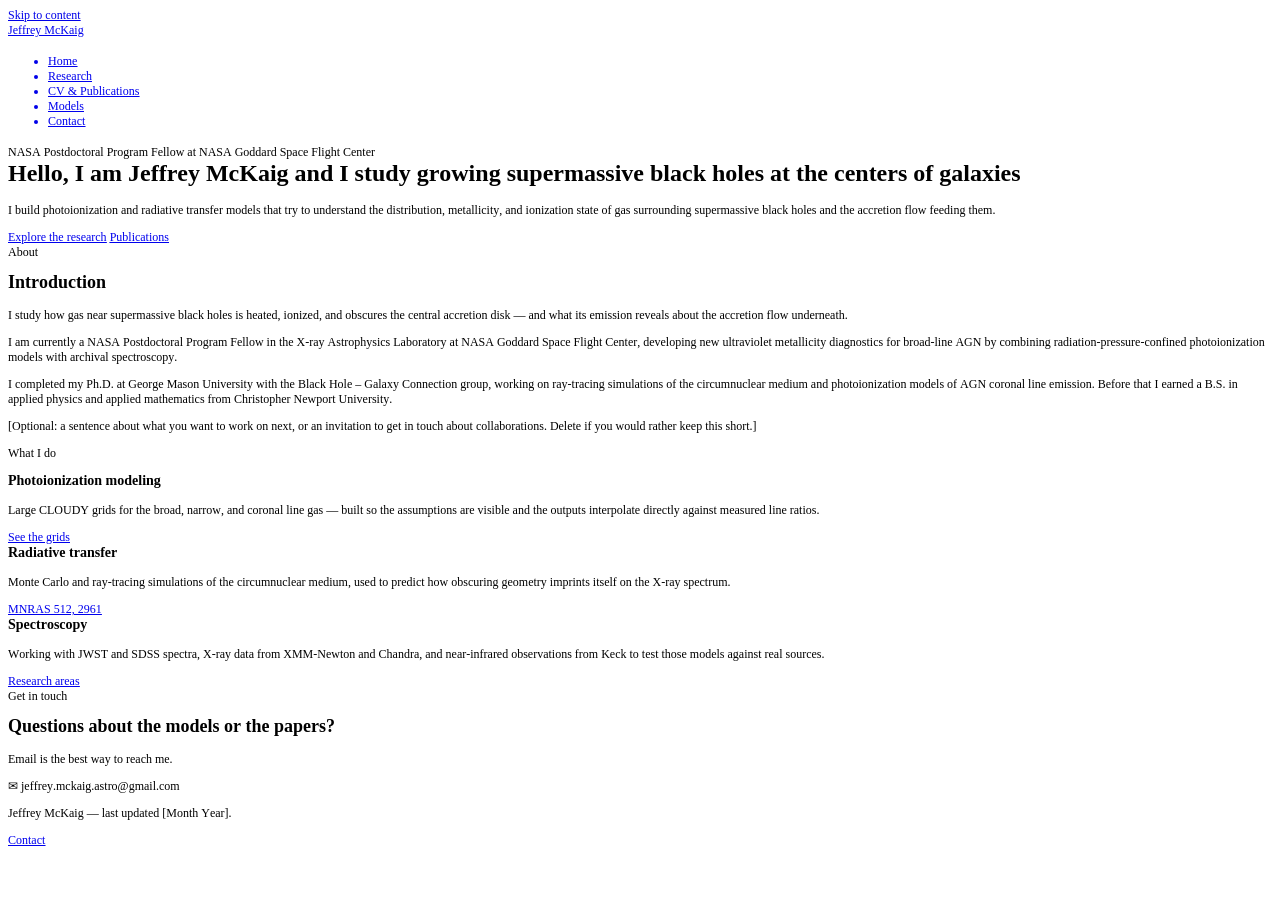
<file: index.html>
<!DOCTYPE html PUBLIC "-//W3C//DTD HTML 4.01//EN" "http://www.w3.org/TR/html4/strict.dtd">
<html>
<head>
  <meta http-equiv="Content-Type" content="text/html; charset=utf-8">
  <meta http-equiv="Content-Style-Type" content="text/css">
  <title></title>
  <meta name="Description" content="Jeffrey McKaig, NASA Postdoctoral Program Fellow at NASA Goddard Space Flight Center, studying accretion and emission-line physics in active galactic nuclei.">
  <meta name="Generator" content="Cocoa HTML Writer">
  <meta name="CocoaVersion" content="2575.7">
  <style type="text/css">
    p.p1 {margin: 0.0px 0.0px 0.0px 0.0px; font: 12.0px Times; color: #0000e9; -webkit-text-stroke: #0000e9}
    p.p2 {margin: 0.0px 0.0px 0.0px 0.0px; font: 12.0px Times; -webkit-text-stroke: #000000}
    p.p4 {margin: 0.0px 0.0px 12.0px 0.0px; font: 12.0px Times; -webkit-text-stroke: #000000}
    p.p7 {margin: 0.0px 0.0px 12.0px 0.0px; font: 12.0px Times; color: #0000e9; -webkit-text-stroke: #0000e9}
    li.li1 {margin: 0.0px 0.0px 0.0px 0.0px; font: 12.0px Times; color: #0000e9; -webkit-text-stroke: #0000e9}
    span.s1 {text-decoration: underline ; font-kerning: none}
    span.s2 {-webkit-text-stroke: 0px #000000}
    span.s3 {font-kerning: none}
    span.s4 {font-kerning: none; color: #000000; -webkit-text-stroke: 0px #000000}
    span.s5 {text-decoration: underline ; font-kerning: none; -webkit-text-stroke: 0px #0000e9}
    span.s6 {font: 12.0px Menlo; font-kerning: none}
    ul.ul1 {list-style-type: disc}
  </style>
</head>
<body>
<p class="p1"><span class="s1">Skip to content</span></p>
<p class="p1"><span class="s1"><a href="file:///Users/jeffreymckaig/Documents/website/index.html">Jeffrey McKaig</a></span></p>
<ul class="ul1">
  <li class="li1"><span class="s2"><a href="file:///Users/jeffreymckaig/Documents/website/index.html"><span class="s1">Home</span></a></span></li>
  <li class="li1"><span class="s2"><a href="file:///Users/jeffreymckaig/Documents/website/research.html"><span class="s1">Research</span></a></span></li>
  <li class="li1"><span class="s2"><a href="file:///Users/jeffreymckaig/Documents/website/cv.html"><span class="s1">CV &amp; Publications</span></a></span></li>
  <li class="li1"><span class="s2"><a href="file:///Users/jeffreymckaig/Documents/website/models.html"><span class="s1">Models</span></a></span></li>
  <li class="li1"><span class="s2"><a href="file:///Users/jeffreymckaig/Documents/website/contact.html"><span class="s1">Contact</span></a></span></li>
</ul>
<p class="p2"><span class="s3">NASA Postdoctoral Program Fellow at NASA Goddard Space Flight Center</span></p>
<h1 style="margin: 0.0px 0.0px 16.1px 0.0px; font: 24.0px Times; -webkit-text-stroke: #000000"><span class="s3"><b>Hello, I am Jeffrey McKaig and I study growing supermassive black holes at the centers of galaxies</b></span></h1>
<p class="p4"><span class="s3">I build photoionization and radiative transfer models that try to understand the distribution, metallicity, and ionization state of gas surrounding supermassive black holes and the accretion flow feeding them.</span></p>
<p class="p1"><span class="s1"><a href="file:///Users/jeffreymckaig/Documents/website/research.html">Explore the research</a></span><span class="s4"> <a href="file:///Users/jeffreymckaig/Documents/website/cv.html"><span class="s5">Publications</span></a></span></p>
<p class="p4"><span class="s3">About</span></p>
<h2 style="margin: 0.0px 0.0px 14.9px 0.0px; font: 18.0px Times; -webkit-text-stroke: #000000"><span class="s3"><b>Introduction</b></span></h2>
<p class="p4"><span class="s3">I study how gas near supermassive black holes is heated, ionized, and obscures the central accretion disk — and what its emission reveals about the accretion flow underneath.</span></p>
<p class="p4"><span class="s3">I am currently a NASA Postdoctoral Program Fellow in the X-ray Astrophysics Laboratory at NASA Goddard Space Flight Center, developing new ultraviolet metallicity diagnostics for broad-line AGN by combining radiation-pressure-confined photoionization models with archival spectroscopy.</span></p>
<p class="p4"><span class="s3">I completed my Ph.D. at George Mason University with the Black Hole – Galaxy Connection group, working on ray-tracing simulations of the circumnuclear medium and photoionization models of AGN coronal line emission. Before that I earned a B.S. in applied physics and applied mathematics from Christopher Newport University.</span></p>
<p class="p4"><span class="s3">[Optional: a sentence about what you want to work on next, or an invitation to get in touch about collaborations. Delete if you would rather keep this short.]</span></p>
<p class="p4"><span class="s3">What I do</span></p>
<h3 style="margin: 0.0px 0.0px 14.0px 0.0px; font: 14.0px Times; -webkit-text-stroke: #000000"><span class="s3"><b>Photoionization modeling</b></span></h3>
<p class="p4"><span class="s3">Large CLOUDY grids for the broad, narrow, and coronal line gas — built so the assumptions are visible and the outputs interpolate directly against measured line ratios.</span></p>
<p class="p1"><span class="s1"><a href="file:///Users/jeffreymckaig/Documents/website/models.html">See the grids</a></span></p>
<h3 style="margin: 0.0px 0.0px 14.0px 0.0px; font: 14.0px Times; -webkit-text-stroke: #000000"><span class="s3"><b>Radiative transfer</b></span></h3>
<p class="p4"><span class="s3">Monte Carlo and ray-tracing simulations of the circumnuclear medium, used to predict how obscuring geometry imprints itself on the X-ray spectrum.</span></p>
<p class="p1"><span class="s1"><a href="https://doi.org/10.1093/mnras/stab3178">MNRAS 512, 2961</a></span></p>
<h3 style="margin: 0.0px 0.0px 14.0px 0.0px; font: 14.0px Times; -webkit-text-stroke: #000000"><span class="s3"><b>Spectroscopy</b></span></h3>
<p class="p4"><span class="s3">Working with JWST and SDSS spectra, X-ray data from XMM-Newton and Chandra, and near-infrared observations from Keck to test those models against real sources.</span></p>
<p class="p1"><span class="s1"><a href="file:///Users/jeffreymckaig/Documents/website/research.html">Research areas</a></span></p>
<p class="p4"><span class="s3">Get in touch</span></p>
<h2 style="margin: 0.0px 0.0px 14.9px 0.0px; font: 18.0px Times; -webkit-text-stroke: #000000"><span class="s3"><b>Questions about the models or the papers?</b></span></h2>
<p class="p4"><span class="s3">Email is the best way to reach me.</span></p>
<p class="p4"><span class="s6">✉</span><span class="s3"> jeffrey.mckaig.astro@gmail.com</span></p>
<p class="p4"><span class="s3">Jeffrey McKaig — last updated [Month Year].</span></p>
<p class="p7"><span class="s1"><a href="file:///Users/jeffreymckaig/Documents/website/contact.html">Contact</a></span></p>
</body>
</html>
</file>
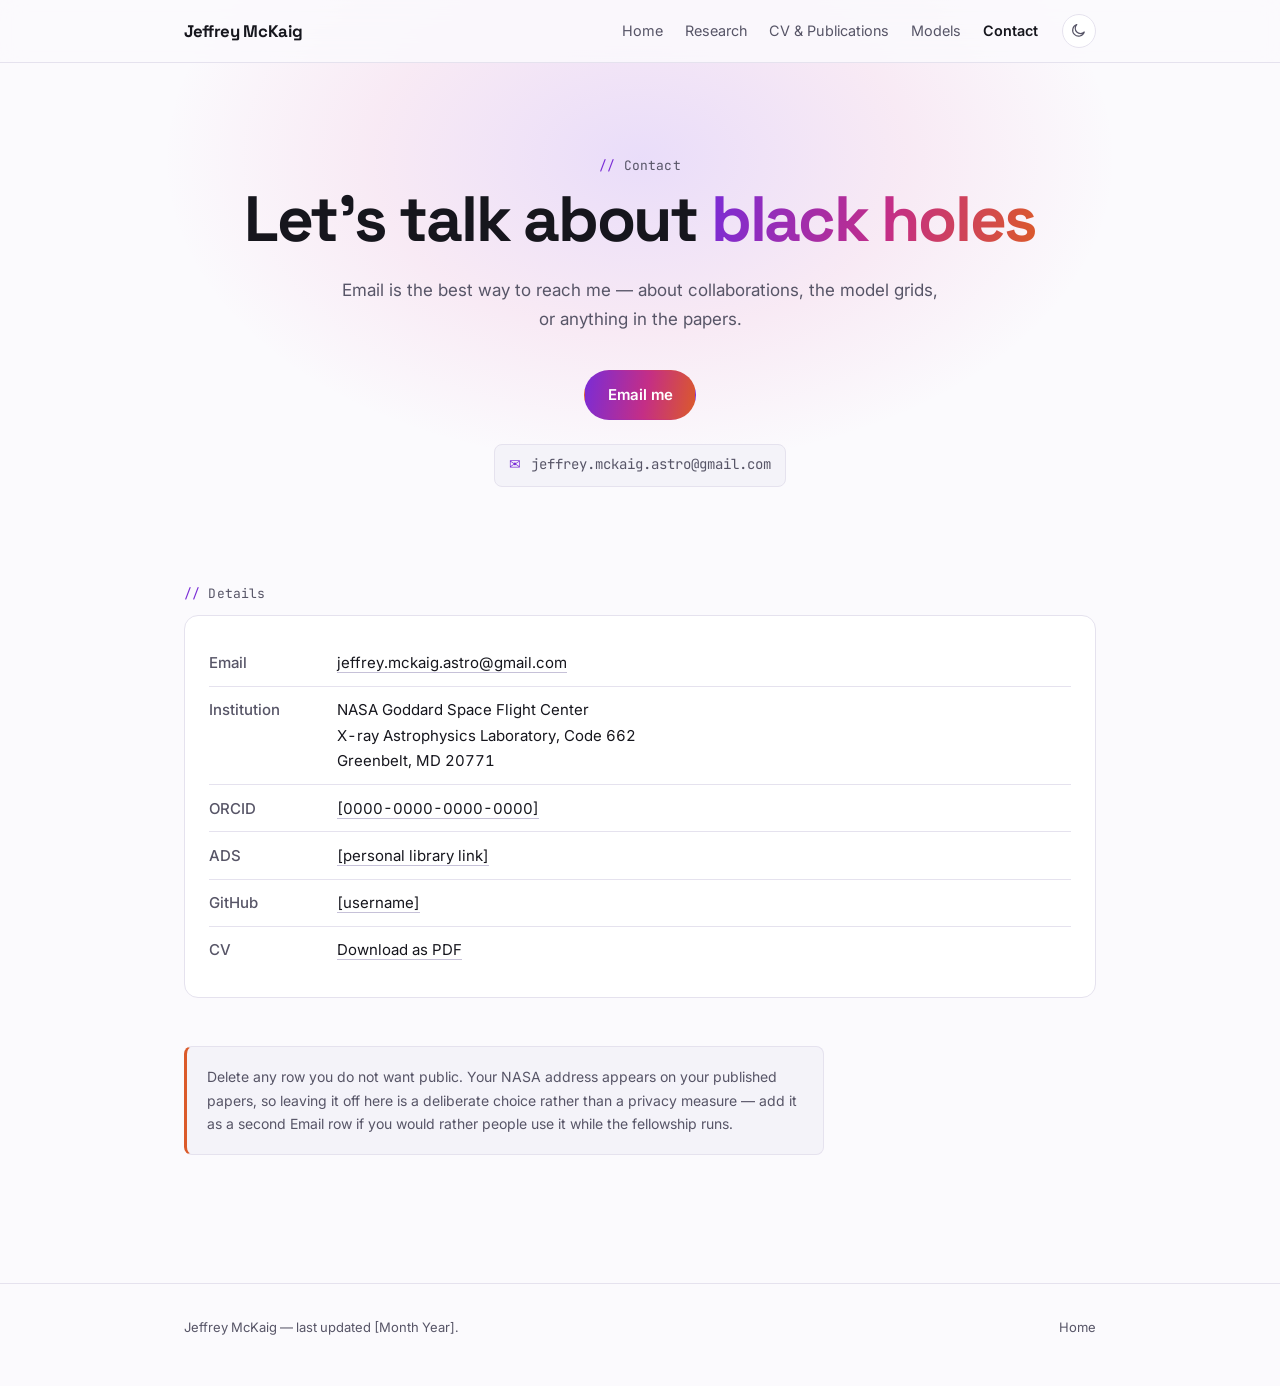
<file: contact.html>
<!DOCTYPE html>
<html lang="en">
<head>
<meta charset="utf-8">
<meta name="viewport" content="width=device-width, initial-scale=1">
<title>Contact — Jeffrey McKaig</title>
<meta name="description" content="Contact details for Jeffrey McKaig, astrophysicist at NASA Goddard Space Flight Center.">
<meta name="theme-color" content="#0D0E14" media="(prefers-color-scheme: dark)">
<meta name="theme-color" content="#FBFAFD" media="(prefers-color-scheme: light)">
<link rel="preconnect" href="https://fonts.googleapis.com">
<link rel="preconnect" href="https://fonts.gstatic.com" crossorigin>
<link href="https://fonts.googleapis.com/css2?family=Space+Grotesk:wght@500;600;700&family=Inter:wght@400;500;600&family=JetBrains+Mono:wght@400;500&display=swap" rel="stylesheet">
<link rel="stylesheet" href="style.css">
<script>
/* Theme handling. Self-contained on purpose: no external file to forget
   when uploading, and no extra request that can 404. The first lines run
   before anything paints, so the page never flashes the wrong theme. */
(function () {
  var root = document.documentElement;

  function stored() {
    try { return localStorage.getItem('theme'); } catch (e) { return null; }
  }

  var saved = stored();
  root.setAttribute('data-theme',
    (saved === 'light' || saved === 'dark') ? saved
      : (window.matchMedia('(prefers-color-scheme: light)').matches ? 'light' : 'dark'));

  function describe() {
    var button = document.querySelector('[data-theme-toggle]');
    if (!button) return;
    var isDark = root.getAttribute('data-theme') === 'dark';
    button.setAttribute('aria-label', isDark ? 'Switch to light theme' : 'Switch to dark theme');
    button.setAttribute('aria-pressed', isDark ? 'true' : 'false');
  }

  function apply(theme, remember) {
    root.setAttribute('data-theme', theme);
    if (remember) {
      try { localStorage.setItem('theme', theme); } catch (e) {}
    }
    describe();
  }

  /* Delegated, so it works no matter when the button enters the DOM. */
  document.addEventListener('click', function (event) {
    var target = event.target;
    if (!target || !target.closest) return;
    if (target.closest('[data-theme-toggle]')) {
      apply(root.getAttribute('data-theme') === 'dark' ? 'light' : 'dark', true);
    }
  });

  document.addEventListener('DOMContentLoaded', describe);

  /* Keep following the operating system until the visitor chooses. */
  var query = window.matchMedia('(prefers-color-scheme: light)');
  function followSystem(event) {
    if (!stored()) apply(event.matches ? 'light' : 'dark', false);
  }
  if (query.addEventListener) query.addEventListener('change', followSystem);
  else if (query.addListener) query.addListener(followSystem);
})();
</script>
</head>
<body>
<a class="skip" href="#main">Skip to content</a>

<nav class="nav" aria-label="Primary">
  <div class="nav-inner">
    <a class="wordmark" href="index.html">Jeffrey McKaig</a>
    <ul>
      <li><a href="index.html">Home</a></li>
      <li><a href="research.html">Research</a></li>
      <li><a href="cv.html">CV &amp; Publications</a></li>
      <li><a href="models.html">Models</a></li>
      <li><a href="contact.html" class="is-current" aria-current="page">Contact</a></li>
    </ul>
    <button class="theme-toggle" type="button" data-theme-toggle aria-label="Switch theme">
      <svg class="icon" viewBox="0 0 24 24" fill="none" stroke="currentColor" stroke-width="1.7" stroke-linecap="round" stroke-linejoin="round" aria-hidden="true">
        <path d="M20.4 14.3A8.5 8.5 0 1 1 9.7 3.6a6.8 6.8 0 0 0 10.7 10.7Z"/>
      </svg>
    </button>
  </div>
</nav>

<main id="main">

  <div class="wrap">
    <div class="hero">
      <p class="eyebrow" style="display:inline-block">Contact</p>
      <h1 class="display">Let's talk about <span class="grad">black holes</span></h1>
      <p class="sub">Email is the best way to reach me — about collaborations, the model grids, or anything in the papers.</p>
      <div class="actions">
        <a class="btn btn-primary" href="mailto:jeffrey.mckaig.astro@gmail.com">Email me</a>
      </div>
      <p style="margin:1.5rem auto 0"><span class="chip"><span class="prompt">&#9993;</span> jeffrey.mckaig.astro@gmail.com</span></p>
    </div>
  </div>

  <div class="wrap">
    <section class="tight">
      <p class="eyebrow">Details</p>
      <div class="card">
        <table class="contact">
          <tbody>
            <tr>
              <th scope="row">Email</th>
              <td><a href="mailto:jeffrey.mckaig.astro@gmail.com">jeffrey.mckaig.astro@gmail.com</a></td>
            </tr>
            <tr>
              <th scope="row">Institution</th>
              <td>NASA Goddard Space Flight Center<br>X-ray Astrophysics Laboratory, Code 662<br>Greenbelt, MD 20771</td>
            </tr>
            <tr>
              <th scope="row">ORCID</th>
              <td><a href="https://orcid.org/">[0000-0000-0000-0000]</a></td>
            </tr>
            <tr>
              <th scope="row">ADS</th>
              <td><a href="https://ui.adsabs.harvard.edu/">[personal library link]</a></td>
            </tr>
            <tr>
              <th scope="row">GitHub</th>
              <td><a href="https://github.com/">[username]</a></td>
            </tr>
            <tr>
              <th scope="row">CV</th>
              <td><a href="cv.pdf">Download as PDF</a></td>
            </tr>
          </tbody>
        </table>
      </div>

      <p class="note">Delete any row you do not want public. Your NASA address appears on your published papers, so leaving it off here is a deliberate choice rather than a privacy measure — add it as a second Email row if you would rather people use it while the fellowship runs.</p>
    </section>
  </div>

</main>

<footer>
  <div class="wrap">
    <p>Jeffrey McKaig — last updated [Month Year].</p>
    <p><a href="index.html">Home</a></p>
  </div>
</footer>

</body>
</html>
</file>
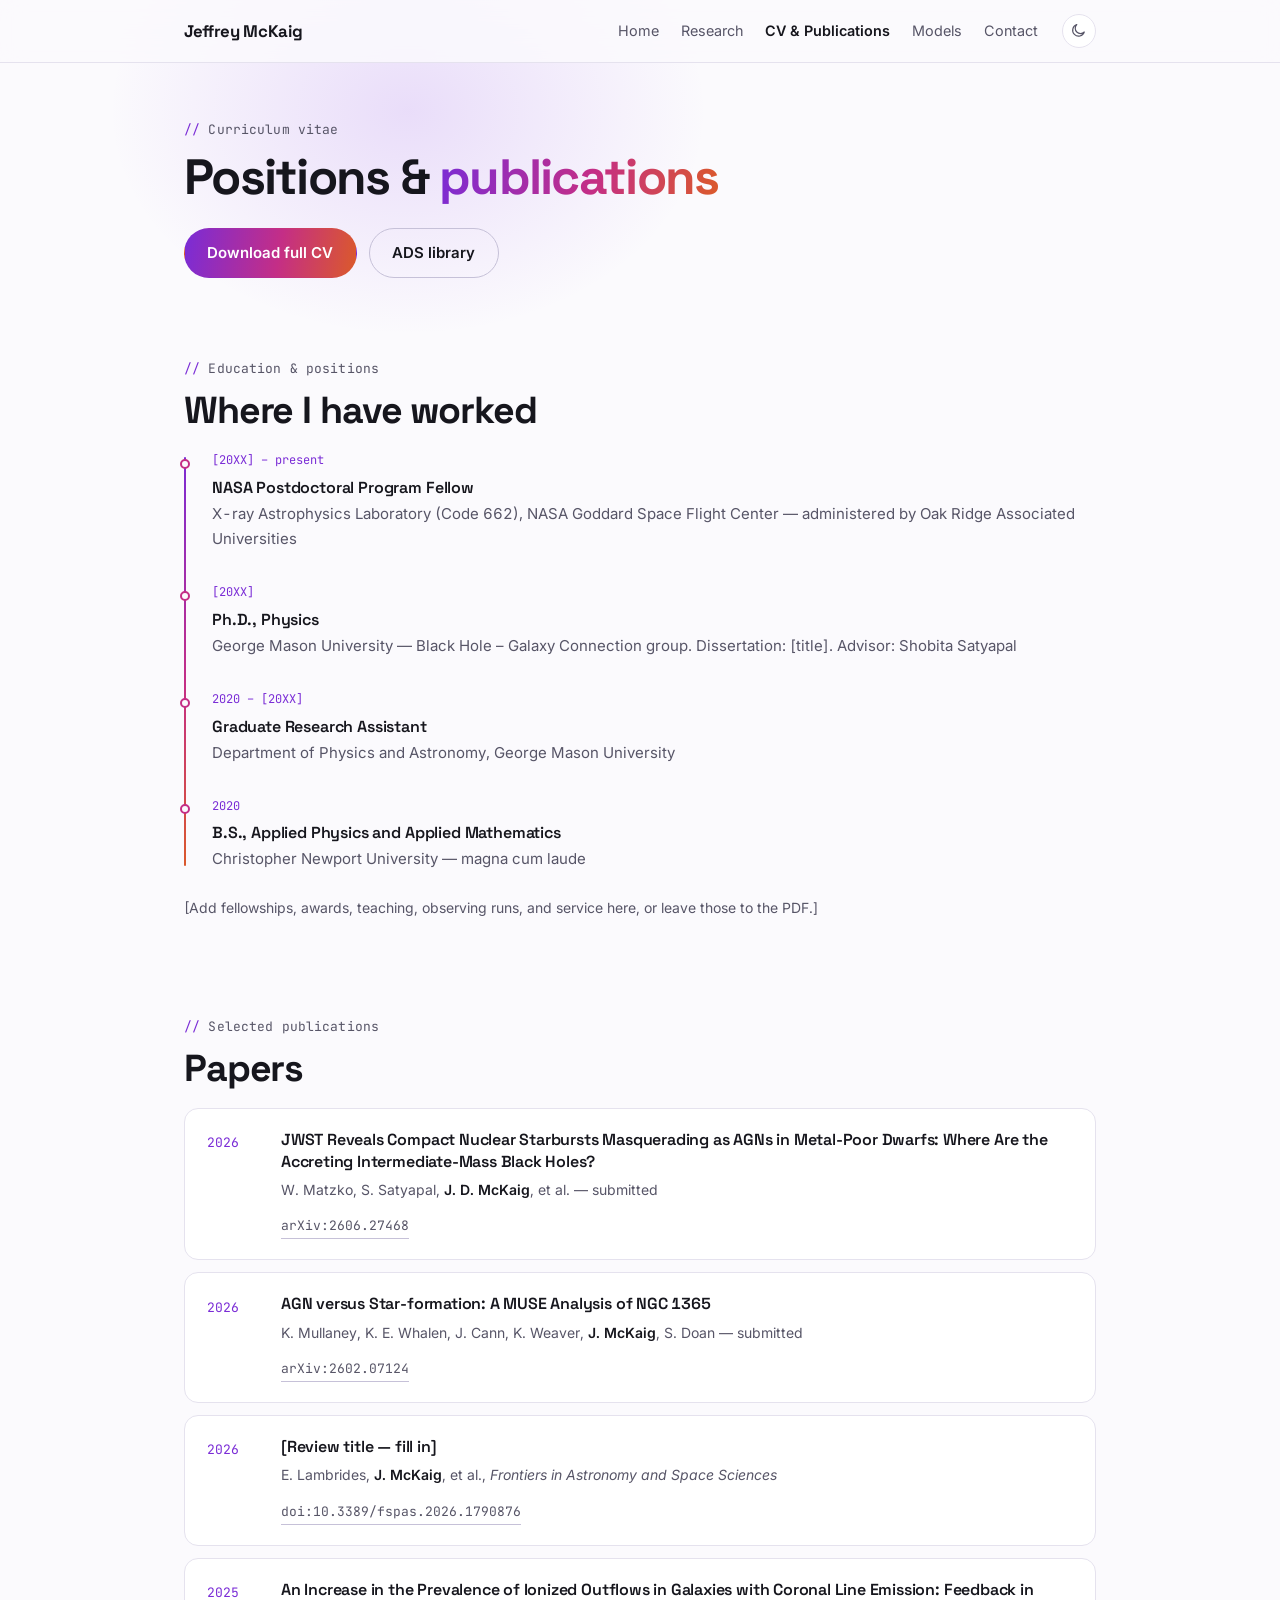
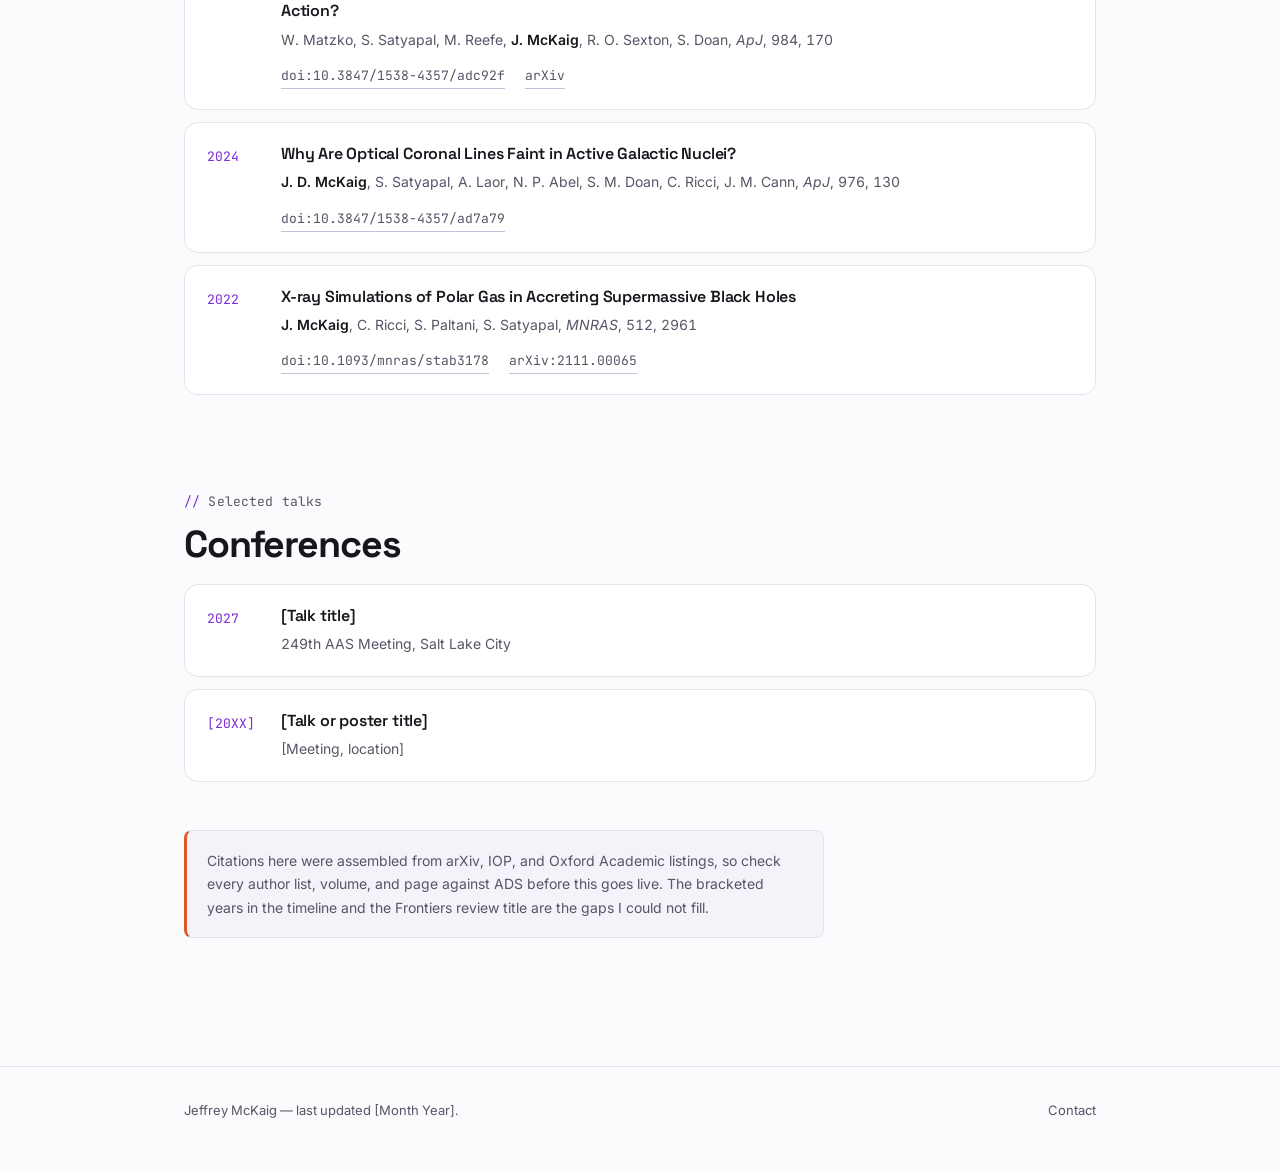
<file: cv.html>
<!DOCTYPE html>
<html lang="en">
<head>
<meta charset="utf-8">
<meta name="viewport" content="width=device-width, initial-scale=1">
<title>CV &amp; Publications — Jeffrey McKaig</title>
<meta name="description" content="Education, positions, and selected publications of Jeffrey McKaig, NASA Postdoctoral Program Fellow at NASA Goddard Space Flight Center.">
<meta name="theme-color" content="#0D0E14" media="(prefers-color-scheme: dark)">
<meta name="theme-color" content="#FBFAFD" media="(prefers-color-scheme: light)">
<link rel="preconnect" href="https://fonts.googleapis.com">
<link rel="preconnect" href="https://fonts.gstatic.com" crossorigin>
<link href="https://fonts.googleapis.com/css2?family=Space+Grotesk:wght@500;600;700&family=Inter:wght@400;500;600&family=JetBrains+Mono:wght@400;500&display=swap" rel="stylesheet">
<link rel="stylesheet" href="style.css">
<script>
/* Theme handling. Self-contained on purpose: no external file to forget
   when uploading, and no extra request that can 404. The first lines run
   before anything paints, so the page never flashes the wrong theme. */
(function () {
  var root = document.documentElement;

  function stored() {
    try { return localStorage.getItem('theme'); } catch (e) { return null; }
  }

  var saved = stored();
  root.setAttribute('data-theme',
    (saved === 'light' || saved === 'dark') ? saved
      : (window.matchMedia('(prefers-color-scheme: light)').matches ? 'light' : 'dark'));

  function describe() {
    var button = document.querySelector('[data-theme-toggle]');
    if (!button) return;
    var isDark = root.getAttribute('data-theme') === 'dark';
    button.setAttribute('aria-label', isDark ? 'Switch to light theme' : 'Switch to dark theme');
    button.setAttribute('aria-pressed', isDark ? 'true' : 'false');
  }

  function apply(theme, remember) {
    root.setAttribute('data-theme', theme);
    if (remember) {
      try { localStorage.setItem('theme', theme); } catch (e) {}
    }
    describe();
  }

  /* Delegated, so it works no matter when the button enters the DOM. */
  document.addEventListener('click', function (event) {
    var target = event.target;
    if (!target || !target.closest) return;
    if (target.closest('[data-theme-toggle]')) {
      apply(root.getAttribute('data-theme') === 'dark' ? 'light' : 'dark', true);
    }
  });

  document.addEventListener('DOMContentLoaded', describe);

  /* Keep following the operating system until the visitor chooses. */
  var query = window.matchMedia('(prefers-color-scheme: light)');
  function followSystem(event) {
    if (!stored()) apply(event.matches ? 'light' : 'dark', false);
  }
  if (query.addEventListener) query.addEventListener('change', followSystem);
  else if (query.addListener) query.addListener(followSystem);
})();
</script>
</head>
<body>
<a class="skip" href="#main">Skip to content</a>

<nav class="nav" aria-label="Primary">
  <div class="nav-inner">
    <a class="wordmark" href="index.html">Jeffrey McKaig</a>
    <ul>
      <li><a href="index.html">Home</a></li>
      <li><a href="research.html">Research</a></li>
      <li><a href="cv.html" class="is-current" aria-current="page">CV &amp; Publications</a></li>
      <li><a href="models.html">Models</a></li>
      <li><a href="contact.html">Contact</a></li>
    </ul>
    <button class="theme-toggle" type="button" data-theme-toggle aria-label="Switch theme">
      <svg class="icon" viewBox="0 0 24 24" fill="none" stroke="currentColor" stroke-width="1.7" stroke-linecap="round" stroke-linejoin="round" aria-hidden="true">
        <path d="M20.4 14.3A8.5 8.5 0 1 1 9.7 3.6a6.8 6.8 0 0 0 10.7 10.7Z"/>
      </svg>
    </button>
  </div>
</nav>

<main id="main">

  <div class="wrap">
    <div class="pagehead">
      <p class="eyebrow">Curriculum vitae</p>
      <h1 class="pagetitle">Positions &amp; <span class="grad">publications</span></h1>
      <div class="actions" style="justify-content:flex-start; margin-top:1.5rem">
        <a class="btn btn-primary" href="cv.pdf">Download full CV</a>
        <a class="btn btn-ghost" href="https://ui.adsabs.harvard.edu/">ADS library</a>
      </div>
    </div>
  </div>

  <div class="wrap">
    <section>
      <p class="eyebrow">Education &amp; positions</p>
      <h2 class="section">Where I have worked</h2>
      <ul class="rail">
        <li>
          <span class="when">[20XX] &ndash; present</span>
          <span class="what">NASA Postdoctoral Program Fellow</span>
          <span class="where">X-ray Astrophysics Laboratory (Code 662), NASA Goddard Space Flight Center — administered by Oak Ridge Associated Universities</span>
        </li>
        <li>
          <span class="when">[20XX]</span>
          <span class="what">Ph.D., Physics</span>
          <span class="where">George Mason University — Black Hole &ndash; Galaxy Connection group. Dissertation: [title]. Advisor: Shobita Satyapal</span>
        </li>
        <li>
          <span class="when">2020 &ndash; [20XX]</span>
          <span class="what">Graduate Research Assistant</span>
          <span class="where">Department of Physics and Astronomy, George Mason University</span>
        </li>
        <li>
          <span class="when">2020</span>
          <span class="what">B.S., Applied Physics and Applied Mathematics</span>
          <span class="where">Christopher Newport University — magna cum laude</span>
        </li>
      </ul>
      <p class="fine" style="margin-top:1.5rem">[Add fellowships, awards, teaching, observing runs, and service here, or leave those to the PDF.]</p>
    </section>
  </div>

  <div class="wrap">
    <section class="tight">
      <p class="eyebrow">Selected publications</p>
      <h2 class="section">Papers</h2>
      <ul class="pubs">

        <li>
          <span class="year">2026</span>
          <span>
            <span class="title">JWST Reveals Compact Nuclear Starbursts Masquerading as AGNs in Metal-Poor Dwarfs: Where Are the Accreting Intermediate-Mass Black Holes?</span>
            <span class="meta">W. Matzko, S. Satyapal, <span class="me">J. D. McKaig</span>, et al. — submitted</span>
            <span class="links"><a class="paperlink" href="https://arxiv.org/abs/2606.27468">arXiv:2606.27468</a></span>
          </span>
        </li>

        <li>
          <span class="year">2026</span>
          <span>
            <span class="title">AGN versus Star-formation: A MUSE Analysis of NGC 1365</span>
            <span class="meta">K. Mullaney, K. E. Whalen, J. Cann, K. Weaver, <span class="me">J. McKaig</span>, S. Doan — submitted</span>
            <span class="links"><a class="paperlink" href="https://arxiv.org/abs/2602.07124">arXiv:2602.07124</a></span>
          </span>
        </li>

        <li>
          <span class="year">2026</span>
          <span>
            <span class="title">[Review title — fill in]</span>
            <span class="meta">E. Lambrides, <span class="me">J. McKaig</span>, et al., <em>Frontiers in Astronomy and Space Sciences</em></span>
            <span class="links"><a class="paperlink" href="https://doi.org/10.3389/fspas.2026.1790876">doi:10.3389/fspas.2026.1790876</a></span>
          </span>
        </li>

        <li>
          <span class="year">2025</span>
          <span>
            <span class="title">An Increase in the Prevalence of Ionized Outflows in Galaxies with Coronal Line Emission: Feedback in Action?</span>
            <span class="meta">W. Matzko, S. Satyapal, M. Reefe, <span class="me">J. McKaig</span>, R. O. Sexton, S. Doan, <em>ApJ</em>, 984, 170</span>
            <span class="links">
              <a class="paperlink" href="https://doi.org/10.3847/1538-4357/adc92f">doi:10.3847/1538-4357/adc92f</a>
              <a class="paperlink" href="https://arxiv.org/abs/2502.15050">arXiv</a>
            </span>
          </span>
        </li>

        <li>
          <span class="year">2024</span>
          <span>
            <span class="title">Why Are Optical Coronal Lines Faint in Active Galactic Nuclei?</span>
            <span class="meta"><span class="me">J. D. McKaig</span>, S. Satyapal, A. Laor, N. P. Abel, S. M. Doan, C. Ricci, J. M. Cann, <em>ApJ</em>, 976, 130</span>
            <span class="links"><a class="paperlink" href="https://doi.org/10.3847/1538-4357/ad7a79">doi:10.3847/1538-4357/ad7a79</a></span>
          </span>
        </li>

        <li>
          <span class="year">2022</span>
          <span>
            <span class="title">X-ray Simulations of Polar Gas in Accreting Supermassive Black Holes</span>
            <span class="meta"><span class="me">J. McKaig</span>, C. Ricci, S. Paltani, S. Satyapal, <em>MNRAS</em>, 512, 2961</span>
            <span class="links">
              <a class="paperlink" href="https://doi.org/10.1093/mnras/stab3178">doi:10.1093/mnras/stab3178</a>
              <a class="paperlink" href="https://arxiv.org/abs/2111.00065">arXiv:2111.00065</a>
            </span>
          </span>
        </li>

      </ul>
    </section>
  </div>

  <div class="wrap">
    <section class="tight">
      <p class="eyebrow">Selected talks</p>
      <h2 class="section">Conferences</h2>
      <ul class="pubs">
        <li>
          <span class="year">2027</span>
          <span>
            <span class="title">[Talk title]</span>
            <span class="meta">249th AAS Meeting, Salt Lake City</span>
          </span>
        </li>
        <li>
          <span class="year">[20XX]</span>
          <span>
            <span class="title">[Talk or poster title]</span>
            <span class="meta">[Meeting, location]</span>
          </span>
        </li>
      </ul>

      <p class="note">Citations here were assembled from arXiv, IOP, and Oxford Academic listings, so check every author list, volume, and page against ADS before this goes live. The bracketed years in the timeline and the Frontiers review title are the gaps I could not fill.</p>
    </section>
  </div>

</main>

<footer>
  <div class="wrap">
    <p>Jeffrey McKaig — last updated [Month Year].</p>
    <p><a href="contact.html">Contact</a></p>
  </div>
</footer>

</body>
</html>
</file>
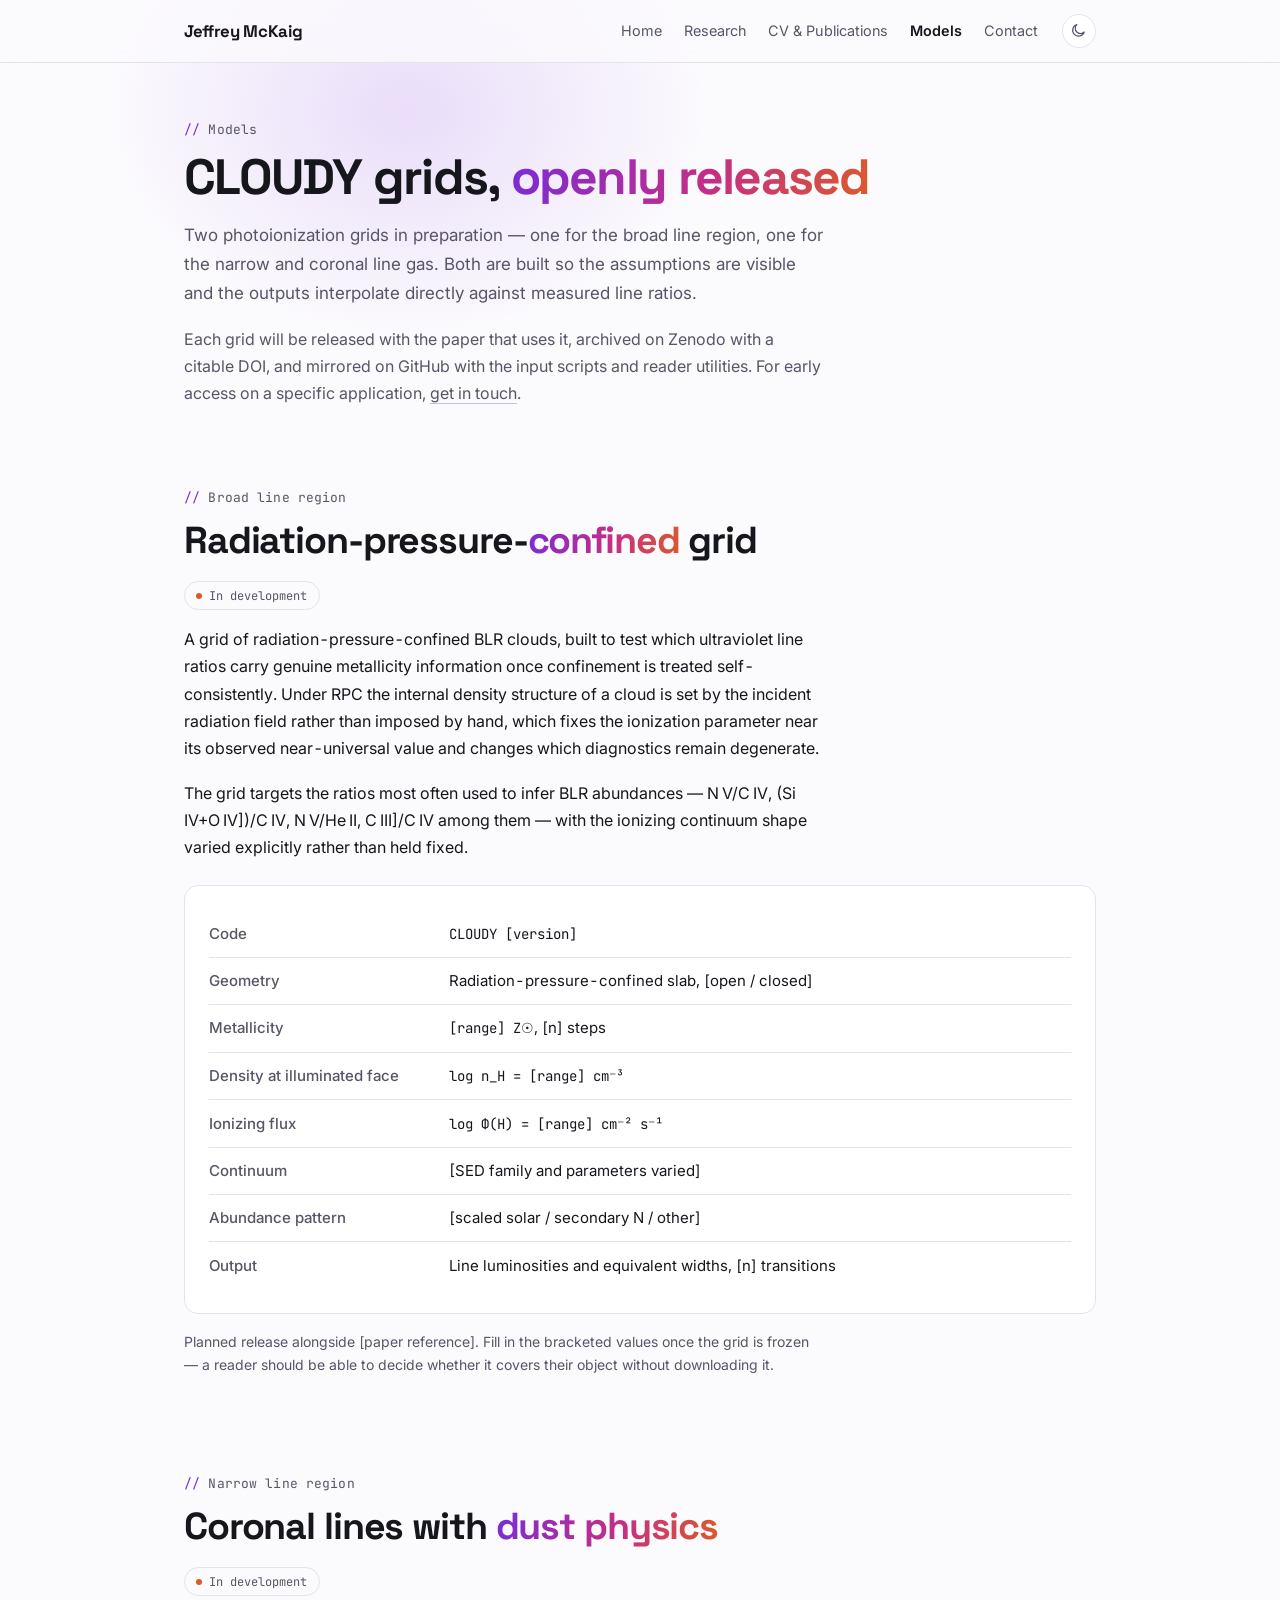
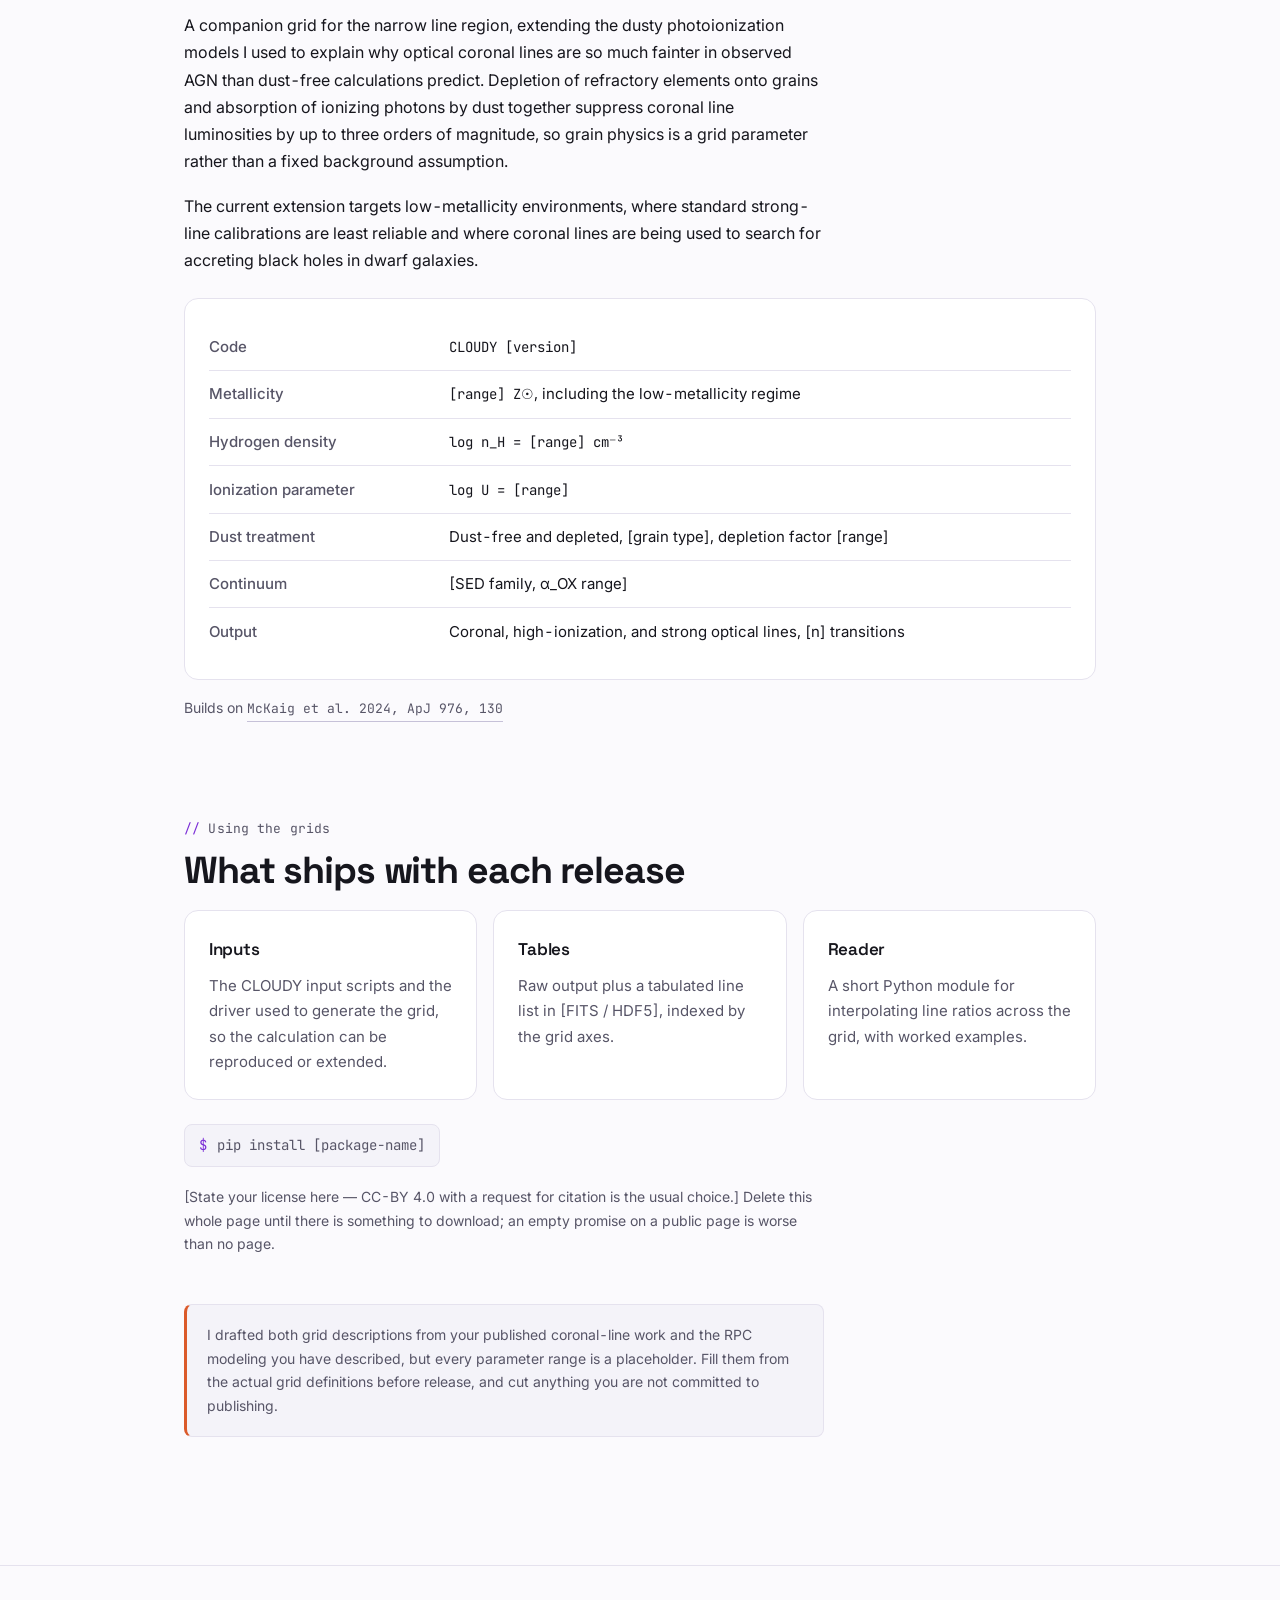
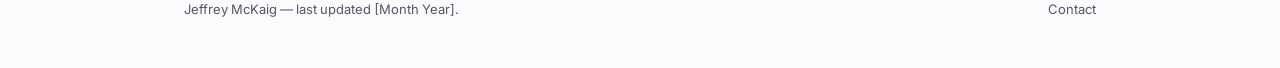
<file: models.html>
<!DOCTYPE html>
<html lang="en">
<head>
<meta charset="utf-8">
<meta name="viewport" content="width=device-width, initial-scale=1">
<title>Models — Jeffrey McKaig</title>
<meta name="description" content="CLOUDY photoionization model grids for the AGN broad line region and narrow line region, developed by Jeffrey McKaig for public release.">
<meta name="theme-color" content="#0D0E14" media="(prefers-color-scheme: dark)">
<meta name="theme-color" content="#FBFAFD" media="(prefers-color-scheme: light)">
<link rel="preconnect" href="https://fonts.googleapis.com">
<link rel="preconnect" href="https://fonts.gstatic.com" crossorigin>
<link href="https://fonts.googleapis.com/css2?family=Space+Grotesk:wght@500;600;700&family=Inter:wght@400;500;600&family=JetBrains+Mono:wght@400;500&display=swap" rel="stylesheet">
<link rel="stylesheet" href="style.css">
<script>
/* Theme handling. Self-contained on purpose: no external file to forget
   when uploading, and no extra request that can 404. The first lines run
   before anything paints, so the page never flashes the wrong theme. */
(function () {
  var root = document.documentElement;

  function stored() {
    try { return localStorage.getItem('theme'); } catch (e) { return null; }
  }

  var saved = stored();
  root.setAttribute('data-theme',
    (saved === 'light' || saved === 'dark') ? saved
      : (window.matchMedia('(prefers-color-scheme: light)').matches ? 'light' : 'dark'));

  function describe() {
    var button = document.querySelector('[data-theme-toggle]');
    if (!button) return;
    var isDark = root.getAttribute('data-theme') === 'dark';
    button.setAttribute('aria-label', isDark ? 'Switch to light theme' : 'Switch to dark theme');
    button.setAttribute('aria-pressed', isDark ? 'true' : 'false');
  }

  function apply(theme, remember) {
    root.setAttribute('data-theme', theme);
    if (remember) {
      try { localStorage.setItem('theme', theme); } catch (e) {}
    }
    describe();
  }

  /* Delegated, so it works no matter when the button enters the DOM. */
  document.addEventListener('click', function (event) {
    var target = event.target;
    if (!target || !target.closest) return;
    if (target.closest('[data-theme-toggle]')) {
      apply(root.getAttribute('data-theme') === 'dark' ? 'light' : 'dark', true);
    }
  });

  document.addEventListener('DOMContentLoaded', describe);

  /* Keep following the operating system until the visitor chooses. */
  var query = window.matchMedia('(prefers-color-scheme: light)');
  function followSystem(event) {
    if (!stored()) apply(event.matches ? 'light' : 'dark', false);
  }
  if (query.addEventListener) query.addEventListener('change', followSystem);
  else if (query.addListener) query.addListener(followSystem);
})();
</script>
</head>
<body>
<a class="skip" href="#main">Skip to content</a>

<nav class="nav" aria-label="Primary">
  <div class="nav-inner">
    <a class="wordmark" href="index.html">Jeffrey McKaig</a>
    <ul>
      <li><a href="index.html">Home</a></li>
      <li><a href="research.html">Research</a></li>
      <li><a href="cv.html">CV &amp; Publications</a></li>
      <li><a href="models.html" class="is-current" aria-current="page">Models</a></li>
      <li><a href="contact.html">Contact</a></li>
    </ul>
    <button class="theme-toggle" type="button" data-theme-toggle aria-label="Switch theme">
      <svg class="icon" viewBox="0 0 24 24" fill="none" stroke="currentColor" stroke-width="1.7" stroke-linecap="round" stroke-linejoin="round" aria-hidden="true">
        <path d="M20.4 14.3A8.5 8.5 0 1 1 9.7 3.6a6.8 6.8 0 0 0 10.7 10.7Z"/>
      </svg>
    </button>
  </div>
</nav>

<main id="main">

  <div class="wrap">
    <div class="pagehead">
      <p class="eyebrow">Models</p>
      <h1 class="pagetitle">CLOUDY grids, <span class="grad">openly released</span></h1>
      <p class="lede">Two photoionization grids in preparation — one for the broad line region, one for the narrow and coronal line gas. Both are built so the assumptions are visible and the outputs interpolate directly against measured line ratios.</p>
      <p class="dim">Each grid will be released with the paper that uses it, archived on Zenodo with a citable DOI, and mirrored on GitHub with the input scripts and reader utilities. For early access on a specific application, <a href="contact.html" style="border-bottom:1px solid var(--border-hi)">get in touch</a>.</p>
    </div>
  </div>

  <div class="wrap">
    <section>
      <p class="eyebrow">Broad line region</p>
      <h2 class="section">Radiation-pressure-<span class="grad">confined</span> grid</h2>
      <span class="pill"><span class="dot"></span> In development</span>

      <p>A grid of radiation-pressure-confined BLR clouds, built to test which ultraviolet line ratios carry genuine metallicity information once confinement is treated self-consistently. Under RPC the internal density structure of a cloud is set by the incident radiation field rather than imposed by hand, which fixes the ionization parameter near its observed near-universal value and changes which diagnostics remain degenerate.</p>

      <p>The grid targets the ratios most often used to infer BLR abundances — N&thinsp;V/C&thinsp;IV, (Si&thinsp;IV+O&thinsp;IV])/C&thinsp;IV, N&thinsp;V/He&thinsp;II, C&thinsp;III]/C&thinsp;IV among them — with the ionizing continuum shape varied explicitly rather than held fixed.</p>

      <div class="card" style="margin-top:1.5rem">
        <table class="spec">
          <tbody>
            <tr><th>Code</th><td><code>CLOUDY [version]</code></td></tr>
            <tr><th>Geometry</th><td>Radiation-pressure-confined slab, [open / closed]</td></tr>
            <tr><th>Metallicity</th><td><code>[range] Z&#9737;</code>, [n] steps</td></tr>
            <tr><th>Density at illuminated face</th><td><code>log n_H = [range] cm&#8315;&#179;</code></td></tr>
            <tr><th>Ionizing flux</th><td><code>log &#934;(H) = [range] cm&#8315;&#178; s&#8315;&#185;</code></td></tr>
            <tr><th>Continuum</th><td>[SED family and parameters varied]</td></tr>
            <tr><th>Abundance pattern</th><td>[scaled solar / secondary N / other]</td></tr>
            <tr><th>Output</th><td>Line luminosities and equivalent widths, [n] transitions</td></tr>
          </tbody>
        </table>
      </div>

      <p class="fine" style="margin-top:1rem">Planned release alongside [paper reference]. Fill in the bracketed values once the grid is frozen — a reader should be able to decide whether it covers their object without downloading it.</p>
    </section>
  </div>

  <div class="wrap">
    <section class="tight">
      <p class="eyebrow">Narrow line region</p>
      <h2 class="section">Coronal lines with <span class="grad">dust physics</span></h2>
      <span class="pill"><span class="dot"></span> In development</span>

      <p>A companion grid for the narrow line region, extending the dusty photoionization models I used to explain why optical coronal lines are so much fainter in observed AGN than dust-free calculations predict. Depletion of refractory elements onto grains and absorption of ionizing photons by dust together suppress coronal line luminosities by up to three orders of magnitude, so grain physics is a grid parameter rather than a fixed background assumption.</p>

      <p>The current extension targets low-metallicity environments, where standard strong-line calibrations are least reliable and where coronal lines are being used to search for accreting black holes in dwarf galaxies.</p>

      <div class="card" style="margin-top:1.5rem">
        <table class="spec">
          <tbody>
            <tr><th>Code</th><td><code>CLOUDY [version]</code></td></tr>
            <tr><th>Metallicity</th><td><code>[range] Z&#9737;</code>, including the low-metallicity regime</td></tr>
            <tr><th>Hydrogen density</th><td><code>log n_H = [range] cm&#8315;&#179;</code></td></tr>
            <tr><th>Ionization parameter</th><td><code>log U = [range]</code></td></tr>
            <tr><th>Dust treatment</th><td>Dust-free and depleted, [grain type], depletion factor [range]</td></tr>
            <tr><th>Continuum</th><td>[SED family, &#945;_OX range]</td></tr>
            <tr><th>Output</th><td>Coronal, high-ionization, and strong optical lines, [n] transitions</td></tr>
          </tbody>
        </table>
      </div>

      <p class="fine" style="margin-top:1rem">Builds on <a class="paperlink" href="https://doi.org/10.3847/1538-4357/ad7a79">McKaig et al. 2024, ApJ 976, 130</a></p>
    </section>
  </div>

  <div class="wrap">
    <section class="tight">
      <p class="eyebrow">Using the grids</p>
      <h2 class="section">What ships with each release</h2>
      <div class="grid">
        <div class="card">
          <h3>Inputs</h3>
          <p>The CLOUDY input scripts and the driver used to generate the grid, so the calculation can be reproduced or extended.</p>
        </div>
        <div class="card">
          <h3>Tables</h3>
          <p>Raw output plus a tabulated line list in [FITS / HDF5], indexed by the grid axes.</p>
        </div>
        <div class="card">
          <h3>Reader</h3>
          <p>A short Python module for interpolating line ratios across the grid, with worked examples.</p>
        </div>
      </div>
      <p style="margin-top:1.5rem"><span class="chip"><span class="prompt">$</span> pip install [package-name]</span></p>
      <p class="fine">[State your license here — CC-BY 4.0 with a request for citation is the usual choice.] Delete this whole page until there is something to download; an empty promise on a public page is worse than no page.</p>

      <p class="note">I drafted both grid descriptions from your published coronal-line work and the RPC modeling you have described, but every parameter range is a placeholder. Fill them from the actual grid definitions before release, and cut anything you are not committed to publishing.</p>
    </section>
  </div>

</main>

<footer>
  <div class="wrap">
    <p>Jeffrey McKaig — last updated [Month Year].</p>
    <p><a href="contact.html">Contact</a></p>
  </div>
</footer>

</body>
</html>
</file>
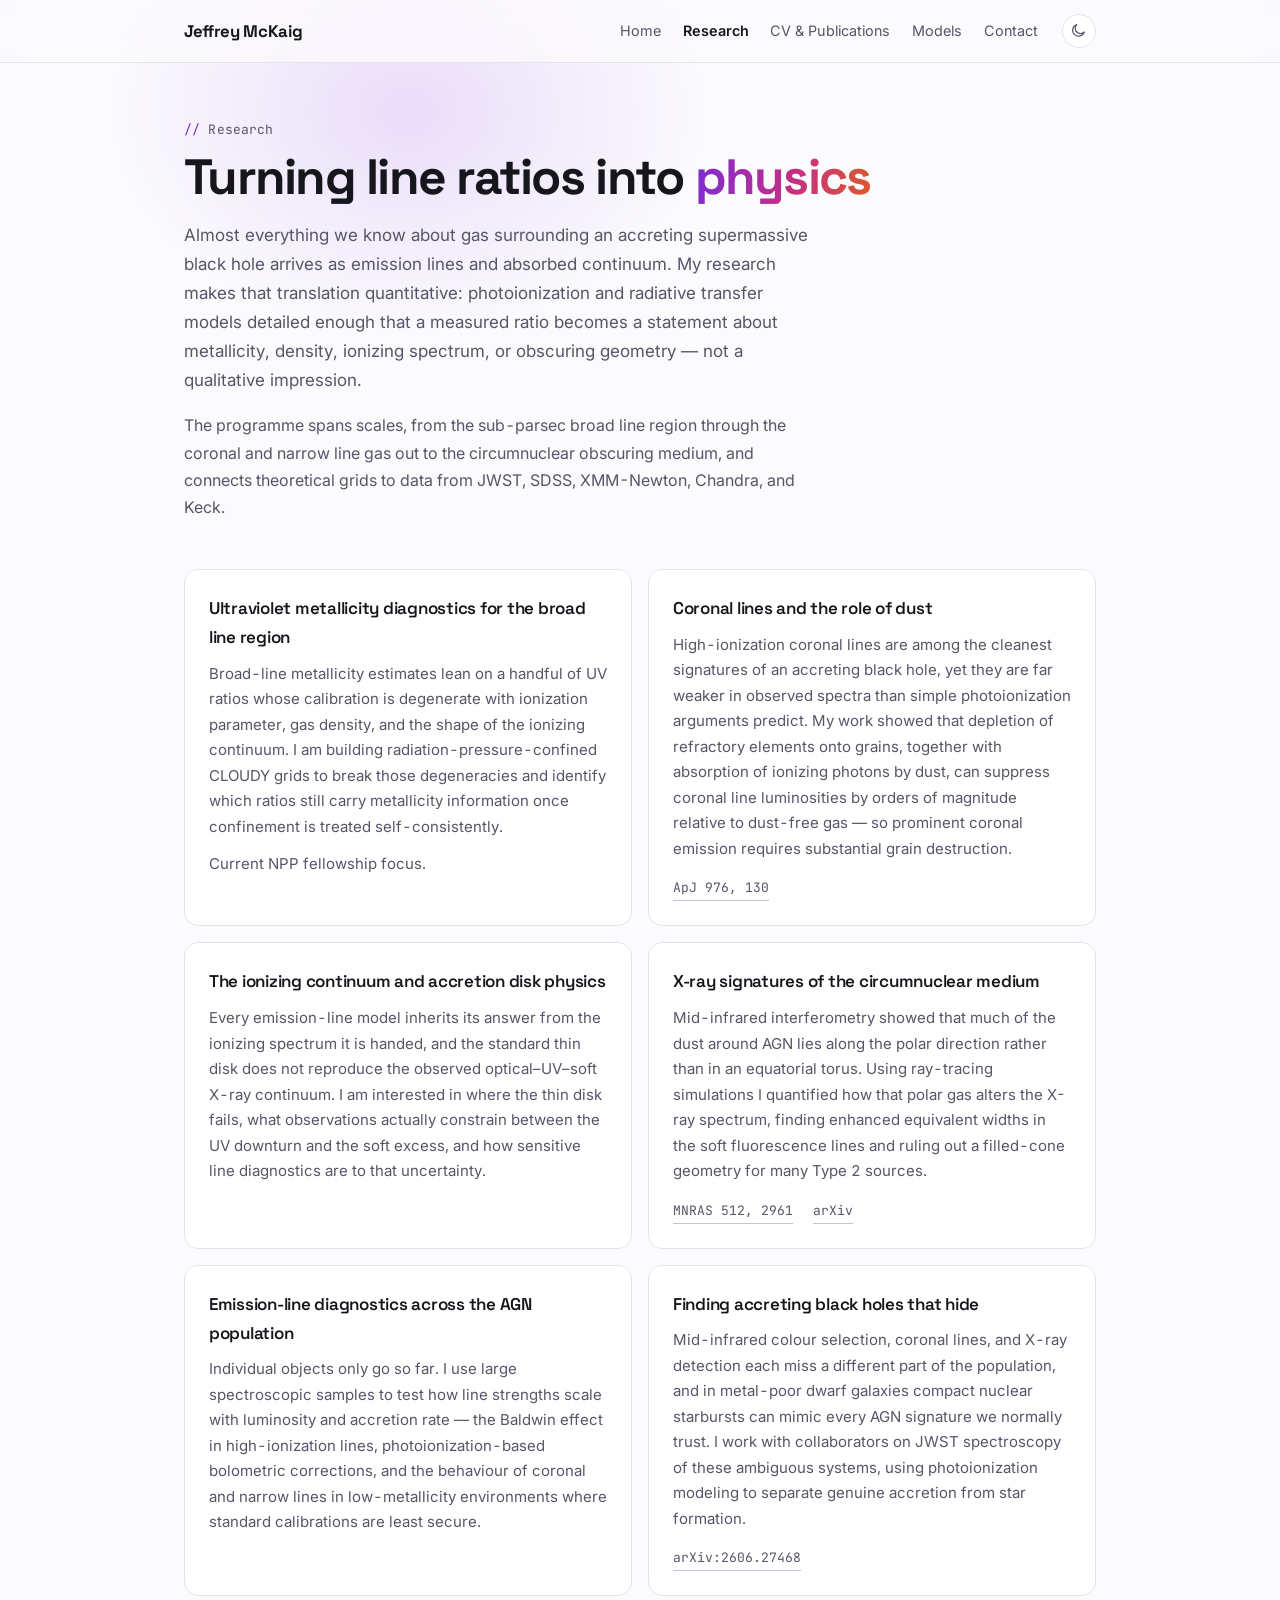
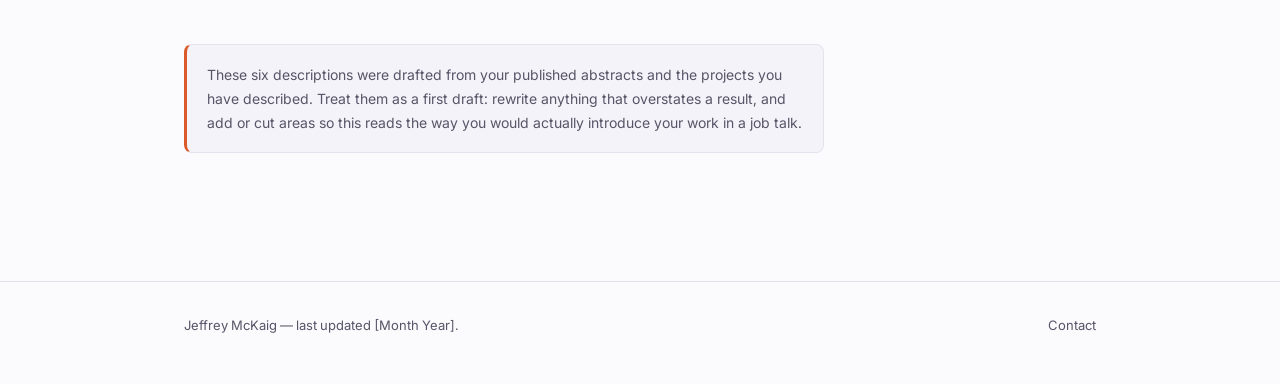
<file: research.html>
<!DOCTYPE html>
<html lang="en">
<head>
<meta charset="utf-8">
<meta name="viewport" content="width=device-width, initial-scale=1">
<title>Research — Jeffrey McKaig</title>
<meta name="description" content="Research interests of Jeffrey McKaig: photoionization modeling of AGN broad and narrow line regions, the ionizing continuum, X-ray spectroscopy of obscured nuclei, and emission-line diagnostics.">
<meta name="theme-color" content="#0D0E14" media="(prefers-color-scheme: dark)">
<meta name="theme-color" content="#FBFAFD" media="(prefers-color-scheme: light)">
<link rel="preconnect" href="https://fonts.googleapis.com">
<link rel="preconnect" href="https://fonts.gstatic.com" crossorigin>
<link href="https://fonts.googleapis.com/css2?family=Space+Grotesk:wght@500;600;700&family=Inter:wght@400;500;600&family=JetBrains+Mono:wght@400;500&display=swap" rel="stylesheet">
<link rel="stylesheet" href="style.css">
<script>
/* Theme handling. Self-contained on purpose: no external file to forget
   when uploading, and no extra request that can 404. The first lines run
   before anything paints, so the page never flashes the wrong theme. */
(function () {
  var root = document.documentElement;

  function stored() {
    try { return localStorage.getItem('theme'); } catch (e) { return null; }
  }

  var saved = stored();
  root.setAttribute('data-theme',
    (saved === 'light' || saved === 'dark') ? saved
      : (window.matchMedia('(prefers-color-scheme: light)').matches ? 'light' : 'dark'));

  function describe() {
    var button = document.querySelector('[data-theme-toggle]');
    if (!button) return;
    var isDark = root.getAttribute('data-theme') === 'dark';
    button.setAttribute('aria-label', isDark ? 'Switch to light theme' : 'Switch to dark theme');
    button.setAttribute('aria-pressed', isDark ? 'true' : 'false');
  }

  function apply(theme, remember) {
    root.setAttribute('data-theme', theme);
    if (remember) {
      try { localStorage.setItem('theme', theme); } catch (e) {}
    }
    describe();
  }

  /* Delegated, so it works no matter when the button enters the DOM. */
  document.addEventListener('click', function (event) {
    var target = event.target;
    if (!target || !target.closest) return;
    if (target.closest('[data-theme-toggle]')) {
      apply(root.getAttribute('data-theme') === 'dark' ? 'light' : 'dark', true);
    }
  });

  document.addEventListener('DOMContentLoaded', describe);

  /* Keep following the operating system until the visitor chooses. */
  var query = window.matchMedia('(prefers-color-scheme: light)');
  function followSystem(event) {
    if (!stored()) apply(event.matches ? 'light' : 'dark', false);
  }
  if (query.addEventListener) query.addEventListener('change', followSystem);
  else if (query.addListener) query.addListener(followSystem);
})();
</script>
</head>
<body>
<a class="skip" href="#main">Skip to content</a>

<nav class="nav" aria-label="Primary">
  <div class="nav-inner">
    <a class="wordmark" href="index.html">Jeffrey McKaig</a>
    <ul>
      <li><a href="index.html">Home</a></li>
      <li><a href="research.html" class="is-current" aria-current="page">Research</a></li>
      <li><a href="cv.html">CV &amp; Publications</a></li>
      <li><a href="models.html">Models</a></li>
      <li><a href="contact.html">Contact</a></li>
    </ul>
    <button class="theme-toggle" type="button" data-theme-toggle aria-label="Switch theme">
      <svg class="icon" viewBox="0 0 24 24" fill="none" stroke="currentColor" stroke-width="1.7" stroke-linecap="round" stroke-linejoin="round" aria-hidden="true">
        <path d="M20.4 14.3A8.5 8.5 0 1 1 9.7 3.6a6.8 6.8 0 0 0 10.7 10.7Z"/>
      </svg>
    </button>
  </div>
</nav>

<main id="main">

  <div class="wrap">
    <div class="pagehead">
      <p class="eyebrow">Research</p>
      <h1 class="pagetitle">Turning line ratios into <span class="grad">physics</span></h1>
      <p class="lede">Almost everything we know about gas surrounding an accreting supermassive black hole arrives as emission lines and absorbed continuum. My research makes that translation quantitative: photoionization and radiative transfer models detailed enough that a measured ratio becomes a statement about metallicity, density, ionizing spectrum, or obscuring geometry — not a qualitative impression.</p>
      <p class="dim">The programme spans scales, from the sub-parsec broad line region through the coronal and narrow line gas out to the circumnuclear obscuring medium, and connects theoretical grids to data from JWST, SDSS, XMM-Newton, Chandra, and Keck.</p>
    </div>
  </div>

  <div class="wrap">
    <section class="tight">
      <div class="grid-2">

        <div class="card">
          <h3>Ultraviolet metallicity diagnostics for the broad line region</h3>
          <p>Broad-line metallicity estimates lean on a handful of UV ratios whose calibration is degenerate with ionization parameter, gas density, and the shape of the ionizing continuum. I am building radiation-pressure-confined CLOUDY grids to break those degeneracies and identify which ratios still carry metallicity information once confinement is treated self-consistently.</p>
          <p class="fine">Current NPP fellowship focus.</p>
        </div>

        <div class="card">
          <h3>Coronal lines and the role of dust</h3>
          <p>High-ionization coronal lines are among the cleanest signatures of an accreting black hole, yet they are far weaker in observed spectra than simple photoionization arguments predict. My work showed that depletion of refractory elements onto grains, together with absorption of ionizing photons by dust, can suppress coronal line luminosities by orders of magnitude relative to dust-free gas — so prominent coronal emission requires substantial grain destruction.</p>
          <a class="paperlink" href="https://doi.org/10.3847/1538-4357/ad7a79">ApJ 976, 130</a>
        </div>

        <div class="card">
          <h3>The ionizing continuum and accretion disk physics</h3>
          <p>Every emission-line model inherits its answer from the ionizing spectrum it is handed, and the standard thin disk does not reproduce the observed optical–UV–soft X-ray continuum. I am interested in where the thin disk fails, what observations actually constrain between the UV downturn and the soft excess, and how sensitive line diagnostics are to that uncertainty.</p>
        </div>

        <div class="card">
          <h3>X-ray signatures of the circumnuclear medium</h3>
          <p>Mid-infrared interferometry showed that much of the dust around AGN lies along the polar direction rather than in an equatorial torus. Using ray-tracing simulations I quantified how that polar gas alters the X-ray spectrum, finding enhanced equivalent widths in the soft fluorescence lines and ruling out a filled-cone geometry for many Type 2 sources.</p>
          <a class="paperlink" href="https://doi.org/10.1093/mnras/stab3178">MNRAS 512, 2961</a>
          <a class="paperlink" href="https://arxiv.org/abs/2111.00065">arXiv</a>
        </div>

        <div class="card">
          <h3>Emission-line diagnostics across the AGN population</h3>
          <p>Individual objects only go so far. I use large spectroscopic samples to test how line strengths scale with luminosity and accretion rate — the Baldwin effect in high-ionization lines, photoionization-based bolometric corrections, and the behaviour of coronal and narrow lines in low-metallicity environments where standard calibrations are least secure.</p>
        </div>

        <div class="card">
          <h3>Finding accreting black holes that hide</h3>
          <p>Mid-infrared colour selection, coronal lines, and X-ray detection each miss a different part of the population, and in metal-poor dwarf galaxies compact nuclear starbursts can mimic every AGN signature we normally trust. I work with collaborators on JWST spectroscopy of these ambiguous systems, using photoionization modeling to separate genuine accretion from star formation.</p>
          <a class="paperlink" href="https://arxiv.org/abs/2606.27468">arXiv:2606.27468</a>
        </div>

      </div>

      <p class="note">These six descriptions were drafted from your published abstracts and the projects you have described. Treat them as a first draft: rewrite anything that overstates a result, and add or cut areas so this reads the way you would actually introduce your work in a job talk.</p>
    </section>
  </div>

</main>

<footer>
  <div class="wrap">
    <p>Jeffrey McKaig — last updated [Month Year].</p>
    <p><a href="contact.html">Contact</a></p>
  </div>
</footer>

</body>
</html>
</file>
<file: style.css>
/* ---------------------------------------------------------------
   Jeffrey McKaig — site styles

   Visual language borrowed from astro.build: dark canvas, purple
   theme colour running to pink and orange, wide bold grotesque
   headings, eyebrow labels, rounded bordered cards, mono chips.

   THEMING
   Two token sets below. Dark is the default; light is applied when
   <html data-theme="light"> is set. The attribute is written by the
   inline script in each page's <head> before first paint, so nothing
   below needs a prefers-color-scheme media query. To change a colour
   for one theme only, edit that theme's block and nothing else.
   --------------------------------------------------------------- */

:root {
  /* --- dark (default) --- */
  --bg:        #0D0E14;
  --bg-raise:  #15171F;
  --bg-sunk:   #101219;
  --border:    #262A35;
  --border-hi: #3B4150;

  --text:      #EDEFF4;
  --text-dim:  #99A0B2;

  --grad-a:    #8D46E7;   /* purple */
  --grad-b:    #D9479F;   /* pink   */
  --grad-c:    #FF7D54;   /* orange */

  --on-grad:   #0D0E14;   /* text sitting on a gradient fill */
  --nav-bg:    rgba(13, 14, 20, 0.82);
  --glow-a:    rgba(141, 70, 231, 0.30);
  --glow-b:    rgba(217, 71, 159, 0.14);
  --glow-out:  rgba(13, 14, 20, 0);
  --lift:      rgba(141, 70, 231, 0.35);

  --grad: linear-gradient(100deg, var(--grad-a) 0%, var(--grad-b) 55%, var(--grad-c) 100%);

  --display: "Space Grotesk", system-ui, sans-serif;
  --body:    "Inter", system-ui, -apple-system, sans-serif;
  --mono:    "JetBrains Mono", ui-monospace, "SF Mono", monospace;

  --measure: 40rem;
  --radius:  14px;

  color-scheme: dark;
}

:root[data-theme="light"] {
  --bg:        #FBFAFD;
  --bg-raise:  #FFFFFF;
  --bg-sunk:   #F4F3F9;
  --border:    #E5E2EE;
  --border-hi: #C6C1D8;

  --text:      #16161D;
  --text-dim:  #575567;

  /* Darkened so gradient text and links stay legible on a light field. */
  --grad-a:    #7A2CD6;
  --grad-b:    #C42E86;
  --grad-c:    #DB5A2A;

  --on-grad:   #FFFFFF;
  --nav-bg:    rgba(251, 250, 253, 0.85);
  --glow-a:    rgba(141, 70, 231, 0.16);
  --glow-b:    rgba(217, 71, 159, 0.09);
  --glow-out:  rgba(251, 250, 253, 0);
  --lift:      rgba(122, 44, 214, 0.26);

  color-scheme: light;
}

*, *::before, *::after { box-sizing: border-box; }
html { -webkit-text-size-adjust: 100%; scroll-behavior: smooth; }

body {
  margin: 0;
  background: var(--bg);
  color: var(--text);
  font-family: var(--body);
  font-size: 1rem;
  line-height: 1.7;
  font-feature-settings: "tnum" 1;
  -webkit-font-smoothing: antialiased;
  overflow-x: hidden;
  transition: background-color .18s ease, color .18s ease;
}

a { color: inherit; text-decoration: none; }
a:focus-visible { outline: 2px solid var(--grad-a); outline-offset: 3px; border-radius: 4px; }

.skip { position: absolute; left: -9999px; background: var(--bg-raise); padding: .6rem 1rem; border: 1px solid var(--grad-a); border-radius: 8px; }
.skip:focus { left: 1rem; top: 1rem; z-index: 60; }

.wrap { max-width: 60rem; margin: 0 auto; padding: 0 1.5rem; }

/* ---------- gradient text ---------- */

.grad {
  background: var(--grad);
  -webkit-background-clip: text;
  background-clip: text;
  color: transparent;
}

/* ---------- sticky nav ---------- */

.nav {
  position: sticky; top: 0; z-index: 50;
  background: var(--nav-bg);
  backdrop-filter: blur(12px);
  border-bottom: 1px solid var(--border);
  transition: background-color .18s ease, border-color .18s ease;
}
.nav-inner {
  max-width: 60rem; margin: 0 auto; padding: .85rem 1.5rem;
  display: flex; align-items: center; gap: 1.5rem; flex-wrap: wrap;
}
.nav .wordmark {
  font-family: var(--display); font-weight: 700; font-size: 1.05rem;
  letter-spacing: -0.02em; margin-right: auto;
}
.nav ul { list-style: none; display: flex; flex-wrap: wrap; gap: 0 1.35rem; margin: 0; padding: 0; }
.nav ul a { font-size: .9rem; color: var(--text-dim); padding: .2rem 0; transition: color .15s ease; }
.nav ul a:hover { color: var(--text); }
.nav ul a.is-current { color: var(--text); font-weight: 600; }

/* ---------- theme toggle ---------- */

.theme-toggle {
  flex: none;
  display: inline-flex; align-items: center; justify-content: center;
  width: 2.15rem; height: 2.15rem; padding: 0;
  background: var(--bg-raise); color: var(--text-dim);
  border: 1px solid var(--border); border-radius: 999px;
  cursor: pointer;
  transition: color .15s ease, border-color .15s ease;
}
.theme-toggle:hover { color: var(--text); border-color: var(--border-hi); }
.theme-toggle:focus-visible { outline: 2px solid var(--grad-a); outline-offset: 2px; }
.theme-toggle .icon { width: 1.05rem; height: 1.05rem; display: block; }

/* ---------- hero ---------- */

.hero { position: relative; text-align: center; padding: 5.5rem 0 4rem; }
.hero::before {
  content: ""; position: absolute; z-index: -1;
  top: -14rem; left: 50%; transform: translateX(-50%);
  width: 62rem; height: 40rem; pointer-events: none;
  background: radial-gradient(ellipse at center, var(--glow-a) 0%, var(--glow-b) 38%, var(--glow-out) 68%);
}

.badge {
  display: inline-flex; align-items: center; gap: .5rem;
  font-size: .8125rem; color: var(--text-dim);
  background: var(--bg-raise); border: 1px solid var(--border);
  border-radius: 999px; padding: .3rem .9rem; margin-bottom: 1.75rem;
}
.badge .dot { width: 6px; height: 6px; border-radius: 50%; background: var(--grad-c); }

h1.display {
  font-family: var(--display); font-weight: 700;
  font-size: clamp(2.3rem, 6.2vw, 4rem);
  line-height: 1.05; letter-spacing: -0.035em;
  margin: 0 auto 1.4rem; max-width: 20ch;
}

.hero .sub { color: var(--text-dim); font-size: 1.0625rem; max-width: 38rem; margin: 0 auto 2.25rem; }

.actions { display: flex; flex-wrap: wrap; gap: .75rem; justify-content: center; align-items: center; }

.btn {
  display: inline-flex; align-items: center; justify-content: center;
  font-family: var(--body); font-size: .9375rem; font-weight: 600;
  padding: .7rem 1.4rem; border-radius: 999px; border: 1px solid transparent;
  transition: transform .15s ease, box-shadow .15s ease, border-color .15s ease;
}
.btn-primary { background: var(--grad); color: var(--on-grad); }
.btn-primary:hover { transform: translateY(-1px); box-shadow: 0 8px 28px var(--lift); }
.btn-ghost { border-color: var(--border-hi); color: var(--text); }
.btn-ghost:hover { border-color: var(--grad-a); transform: translateY(-1px); }

.chip {
  display: inline-flex; align-items: center; gap: .6rem;
  font-family: var(--mono); font-size: .875rem; color: var(--text-dim);
  background: var(--bg-sunk); border: 1px solid var(--border);
  border-radius: 8px; padding: .55rem .9rem;
}
.chip .prompt { color: var(--grad-a); }

/* ---------- section scaffolding ---------- */

section { padding: 4rem 0; }
section.tight { padding-top: 2rem; }

.eyebrow {
  font-family: var(--mono); font-size: .8125rem; letter-spacing: .01em;
  color: var(--text-dim); margin: 0 0 .6rem;
}
.eyebrow::before { content: "// "; color: var(--grad-a); }

h2.section {
  font-family: var(--display); font-weight: 700;
  font-size: clamp(1.7rem, 3.6vw, 2.35rem);
  line-height: 1.15; letter-spacing: -0.03em;
  margin: 0 0 1.1rem;
}

h1.pagetitle {
  font-family: var(--display); font-weight: 700;
  font-size: clamp(2.1rem, 5vw, 3.1rem);
  line-height: 1.08; letter-spacing: -0.035em;
  margin: 0 0 1.1rem;
}

p { max-width: var(--measure); margin: 0 0 1.1rem; }
p:last-child { margin-bottom: 0; }
.lede { font-size: 1.0625rem; color: var(--text-dim); }
.dim { color: var(--text-dim); }
.fine { font-size: .875rem; color: var(--text-dim); }

.pagehead { padding: 3.5rem 0 1rem; position: relative; }
.pagehead::before {
  content: ""; position: absolute; z-index: -1;
  top: -12rem; left: -6rem; width: 40rem; height: 30rem; pointer-events: none;
  background: radial-gradient(ellipse at center, var(--glow-a) 0%, var(--glow-out) 66%);
}

/* ---------- spectrum ----------
   Parked: the hero figure is currently off the home page. These rules
   are kept so the <svg class="spectrum"> block can be dropped back into
   a .figure wrapper without restyling. Delete if you decide against it. */

.figure {
  background: var(--bg-raise); border: 1px solid var(--border);
  border-radius: var(--radius); padding: 1.5rem 1.5rem 1rem;
}
.spectrum { display: block; width: 100%; height: auto; }
.spectrum .trace { fill: none; stroke: url(#lineGrad); stroke-width: 2; stroke-linejoin: round; }
.spectrum .axis { stroke: var(--border-hi); stroke-width: 1; }
.spectrum .lbl { font-family: var(--mono); font-size: 13px; fill: var(--text-dim); }
.spectrum .edge { font-family: var(--mono); font-size: 12px; fill: var(--text-dim); }
.figcap { font-size: .8125rem; color: var(--text-dim); margin: 1rem 0 0; max-width: none; }

/* ---------- cards ---------- */

.grid { display: grid; gap: 1rem; grid-template-columns: repeat(auto-fit, minmax(16rem, 1fr)); }
.grid-2 { display: grid; gap: 1rem; grid-template-columns: repeat(auto-fit, minmax(19rem, 1fr)); }

.card {
  background: var(--bg-raise); border: 1px solid var(--border);
  border-radius: var(--radius); padding: 1.5rem;
  transition: border-color .18s ease, background-color .18s ease;
}
.card:hover { border-color: var(--border-hi); }
.card h3 {
  font-family: var(--display); font-weight: 600; font-size: 1.0625rem;
  letter-spacing: -0.015em; margin: 0 0 .55rem;
}
.card p { font-size: .9375rem; color: var(--text-dim); max-width: none; margin-bottom: .75rem; }
.card p:last-child { margin-bottom: 0; }

.paperlink {
  display: inline-block; font-family: var(--mono); font-size: .8125rem;
  color: var(--text-dim); border-bottom: 1px solid var(--border-hi);
  padding-bottom: 1px; margin-right: 1rem;
}
.paperlink:hover { color: var(--grad-c); border-bottom-color: var(--grad-c); }

/* ---------- timeline rail ---------- */

.rail { list-style: none; margin: 0; padding: 0 0 0 1.75rem; position: relative; }
.rail::before {
  content: ""; position: absolute; left: 0; top: .4rem; bottom: .4rem;
  width: 2px; background: var(--grad); border-radius: 2px;
}
.rail li { position: relative; padding: 0 0 1.9rem; }
.rail li:last-child { padding-bottom: 0; }
.rail li::before {
  content: ""; position: absolute; left: -1.75rem; top: .55rem;
  width: 10px; height: 10px; border-radius: 50%;
  background: var(--bg); border: 2px solid var(--grad-b);
  transform: translateX(-4px);
}
.rail .when { display: block; font-family: var(--mono); font-size: .75rem; color: var(--grad-a); margin-bottom: .2rem; }
.rail .what { display: block; font-family: var(--display); font-weight: 600; font-size: 1rem; letter-spacing: -0.01em; }
.rail .where { display: block; font-size: .9375rem; color: var(--text-dim); }

/* ---------- publications ---------- */

.pubs { list-style: none; margin: 0; padding: 0; display: grid; gap: .75rem; }
.pubs li {
  background: var(--bg-raise); border: 1px solid var(--border);
  border-radius: var(--radius); padding: 1.25rem 1.4rem;
  display: grid; grid-template-columns: 3.5rem minmax(0, 1fr); column-gap: 1.1rem;
  transition: border-color .18s ease, background-color .18s ease;
}
.pubs li:hover { border-color: var(--border-hi); }
.pubs .year { font-family: var(--mono); font-size: .8125rem; color: var(--grad-a); padding-top: .2rem; }
.pubs .title { display: block; font-family: var(--display); font-weight: 600; font-size: 1rem; letter-spacing: -0.012em; line-height: 1.35; margin-bottom: .35rem; }
.pubs .meta { display: block; color: var(--text-dim); font-size: .875rem; }
.pubs .meta em { font-style: italic; }
.pubs .links { display: block; margin-top: .6rem; }
.pubs .me { color: var(--text); font-weight: 600; }

/* ---------- status pill ---------- */

.pill {
  display: inline-flex; align-items: center; gap: .45rem;
  font-family: var(--mono); font-size: .75rem; color: var(--text-dim);
  border: 1px solid var(--border); border-radius: 999px;
  padding: .2rem .7rem; margin-bottom: 1rem;
}
.pill .dot { width: 6px; height: 6px; border-radius: 50%; background: var(--grad-c); }

/* ---------- spec + contact tables ---------- */

table.spec, table.contact { border-collapse: collapse; width: 100%; font-size: .9375rem; }
table.spec th, table.spec td,
table.contact th, table.contact td {
  text-align: left; padding: .65rem .75rem .65rem 0;
  border-bottom: 1px solid var(--border); vertical-align: top;
}
table.spec th, table.contact th { font-weight: 500; color: var(--text-dim); width: 15rem; }
table.spec code { font-family: var(--mono); font-size: .875rem; color: var(--text); }
table.spec tr:last-child th, table.spec tr:last-child td,
table.contact tr:last-child th, table.contact tr:last-child td { border-bottom: none; }
table.contact th { width: 8rem; }
table.contact a { border-bottom: 1px solid var(--border-hi); }
table.contact a:hover { color: var(--grad-c); border-bottom-color: var(--grad-c); }

/* ---------- editorial note (delete before publishing) ---------- */

.note {
  margin-top: 3rem; padding: 1.1rem 1.25rem;
  background: var(--bg-sunk); border: 1px solid var(--border);
  border-left: 3px solid var(--grad-c); border-radius: 8px;
  font-size: .875rem; color: var(--text-dim); max-width: var(--measure);
}

/* ---------- footer ---------- */

footer { border-top: 1px solid var(--border); margin-top: 4rem; }
footer .wrap { padding-top: 2rem; padding-bottom: 3rem; display: flex; flex-wrap: wrap; gap: 1rem; justify-content: space-between; }
footer p { font-size: .8125rem; color: var(--text-dim); margin: 0; }
footer a { color: var(--text-dim); }
footer a:hover { color: var(--grad-c); }

/* ---------- narrow ---------- */

@media (max-width: 44rem) {
  .hero { padding: 3.5rem 0 2.5rem; }
  .nav-inner { gap: .5rem 1rem; }
  .nav .wordmark { margin-right: 0; width: 100%; }
  .nav ul { margin-right: auto; }
  .pubs li { grid-template-columns: minmax(0, 1fr); row-gap: .3rem; }
  table.spec, table.contact, table.spec tbody, table.contact tbody { display: block; }
  table.spec tr, table.contact tr { display: block; padding: .7rem 0; border-bottom: 1px solid var(--border); }
  table.spec th, table.spec td, table.contact th, table.contact td { display: block; border-bottom: none; padding: 0; width: auto; }
  table.spec th, table.contact th { font-size: .8125rem; margin-bottom: .15rem; }
}

@media (prefers-reduced-motion: reduce) {
  html { scroll-behavior: auto; }
  * { transition: none !important; animation: none !important; }
  .btn:hover { transform: none; }
}
</file>
